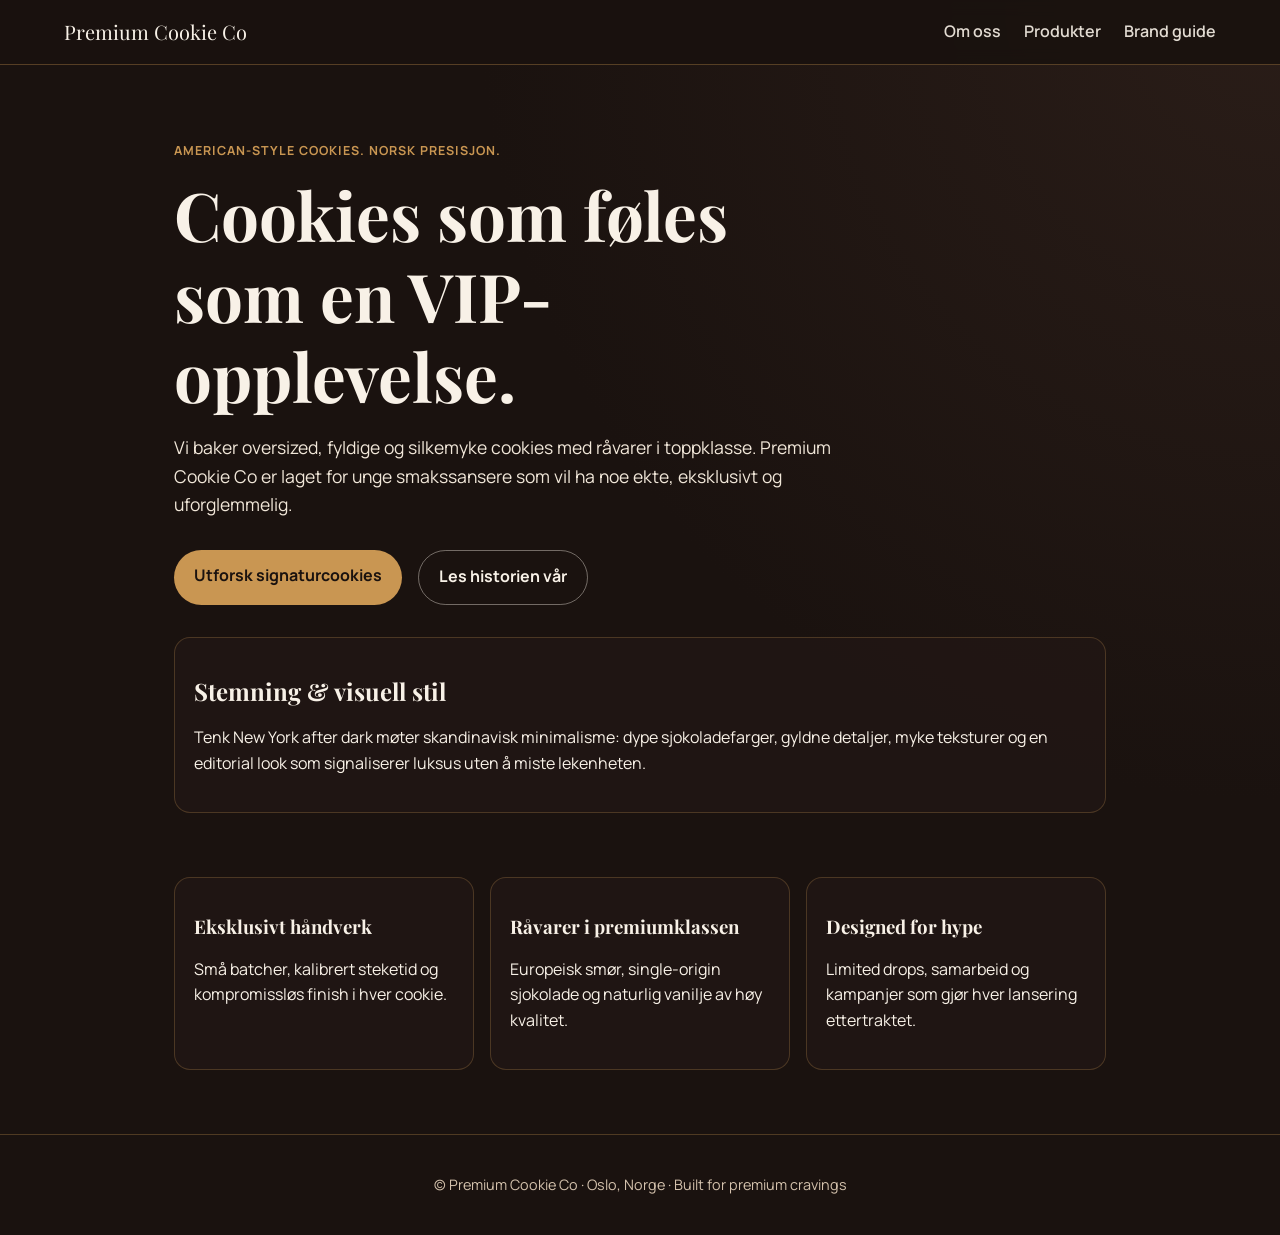
<file: index.html>
<!DOCTYPE html>
<html lang="no">
<head>
  <meta charset="UTF-8" />
  <meta name="viewport" content="width=device-width, initial-scale=1.0" />
  <title>Premium Cookie Co | Amerikansk luksus i Norge</title>
  <meta name="description" content="Premium Cookie Co leverer high-end American-style cookies i Norge. Eksklusiv smak, håndverk og leken luksus." />
  <link rel="preconnect" href="https://fonts.googleapis.com" />
  <link rel="preconnect" href="https://fonts.gstatic.com" crossorigin />
  <link href="https://fonts.googleapis.com/css2?family=Manrope:wght@400;500;700;800&family=Playfair+Display:wght@600;700&display=swap" rel="stylesheet" />
  <link rel="stylesheet" href="styles.css" />
</head>
<body>
  <header class="site-header">
    <a class="logo" href="index.html">Premium Cookie Co</a>
    <nav>
      <a href="om-oss.html">Om oss</a>
      <a href="produkter.html">Produkter</a>
      <a href="brandbook.html">Brand guide</a>
    </nav>
  </header>

  <main>
    <section class="hero">
      <p class="eyebrow">American-style cookies. Norsk presisjon.</p>
      <h1>Cookies som føles som en VIP-opplevelse.</h1>
      <p class="subheadline">
        Vi baker oversized, fyldige og silkemyke cookies med råvarer i toppklasse.
        Premium Cookie Co er laget for unge smakssansere som vil ha noe ekte, eksklusivt og uforglemmelig.
      </p>
      <div class="cta-row">
        <a class="btn btn-primary" href="produkter.html">Utforsk signaturcookies</a>
        <a class="btn btn-secondary" href="om-oss.html">Les historien vår</a>
      </div>
      <div class="hero-style-box">
        <h2>Stemning & visuell stil</h2>
        <p>
          Tenk New York after dark møter skandinavisk minimalisme: dype sjokoladefarger,
          gyldne detaljer, myke teksturer og en editorial look som signaliserer luksus uten å miste lekenheten.
        </p>
      </div>
    </section>

    <section class="highlight-grid">
      <article>
        <h3>Eksklusivt håndverk</h3>
        <p>Små batcher, kalibrert steketid og kompromissløs finish i hver cookie.</p>
      </article>
      <article>
        <h3>Råvarer i premiumklassen</h3>
        <p>Europeisk smør, single-origin sjokolade og naturlig vanilje av høy kvalitet.</p>
      </article>
      <article>
        <h3>Designed for hype</h3>
        <p>Limited drops, samarbeid og kampanjer som gjør hver lansering ettertraktet.</p>
      </article>
    </section>
  </main>

  <footer>
    <p>© Premium Cookie Co · Oslo, Norge · Built for premium cravings</p>
  </footer>
</body>
</html>
</file>
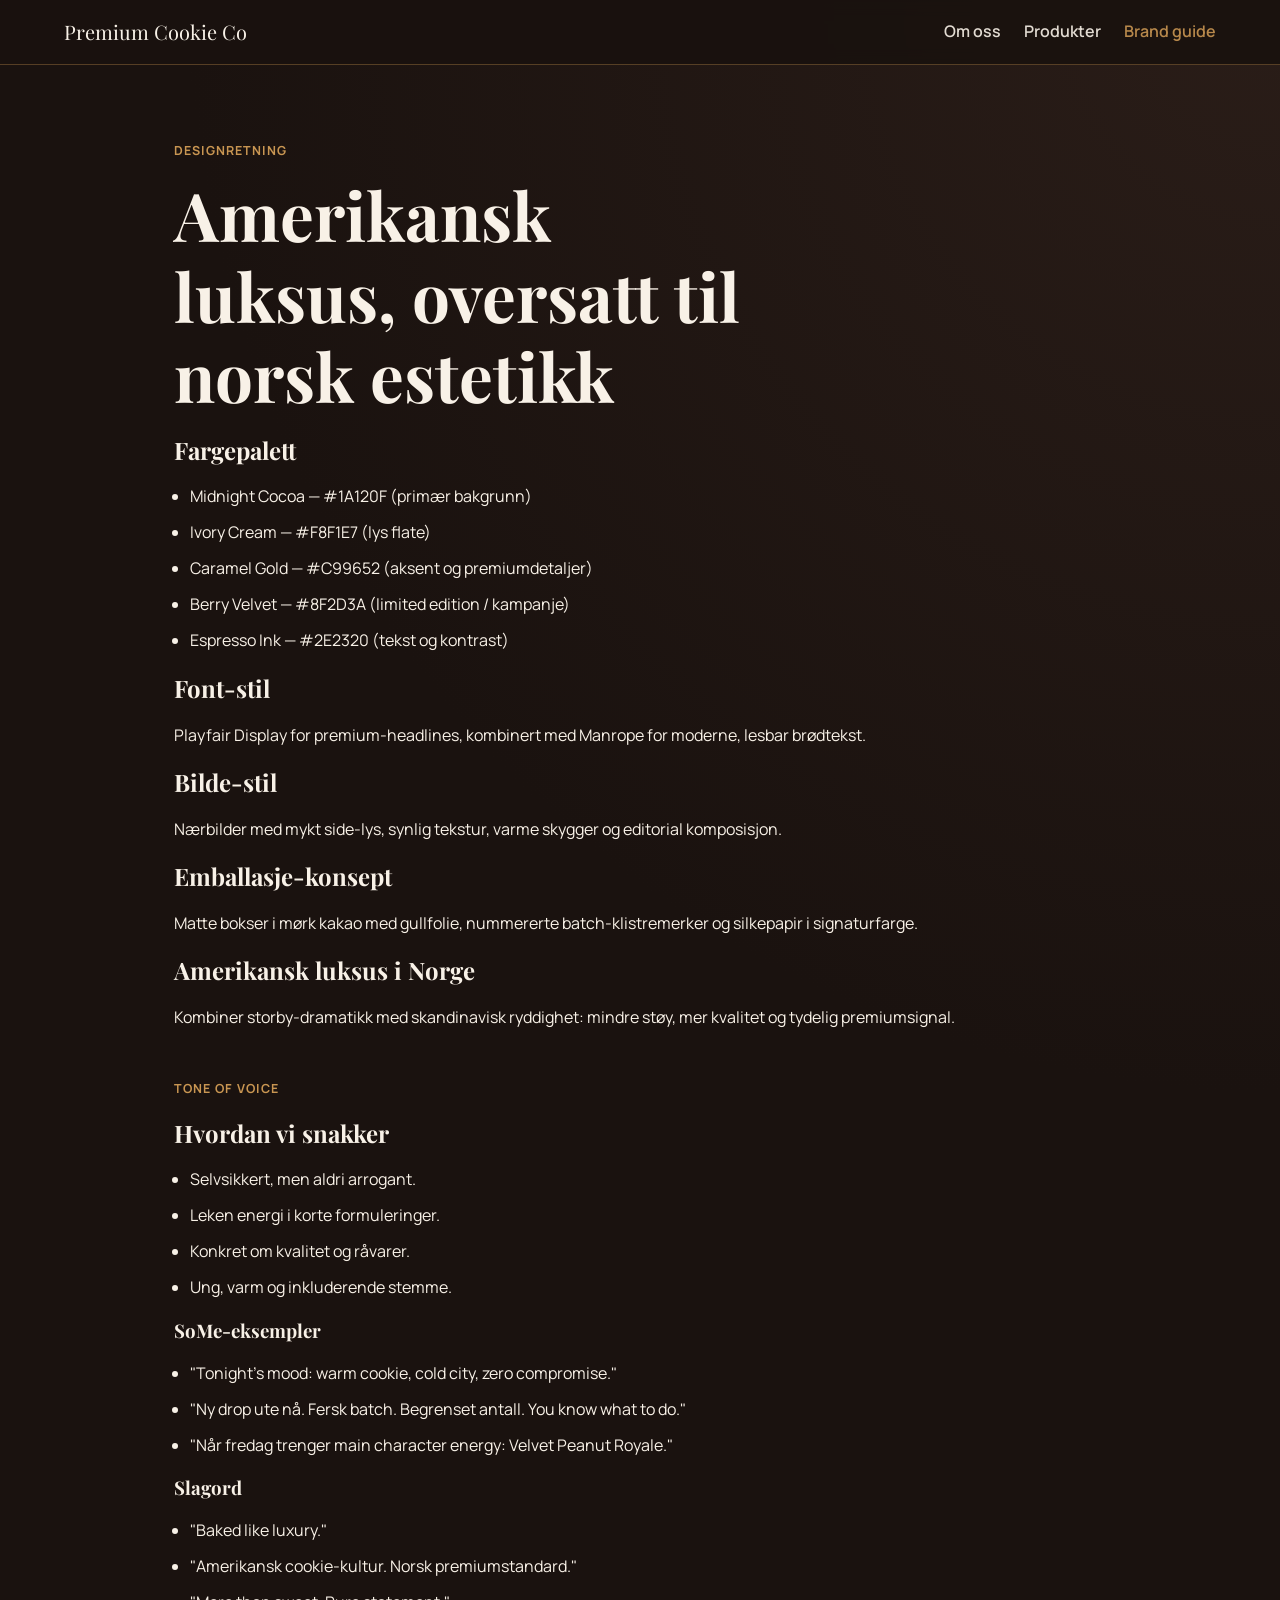
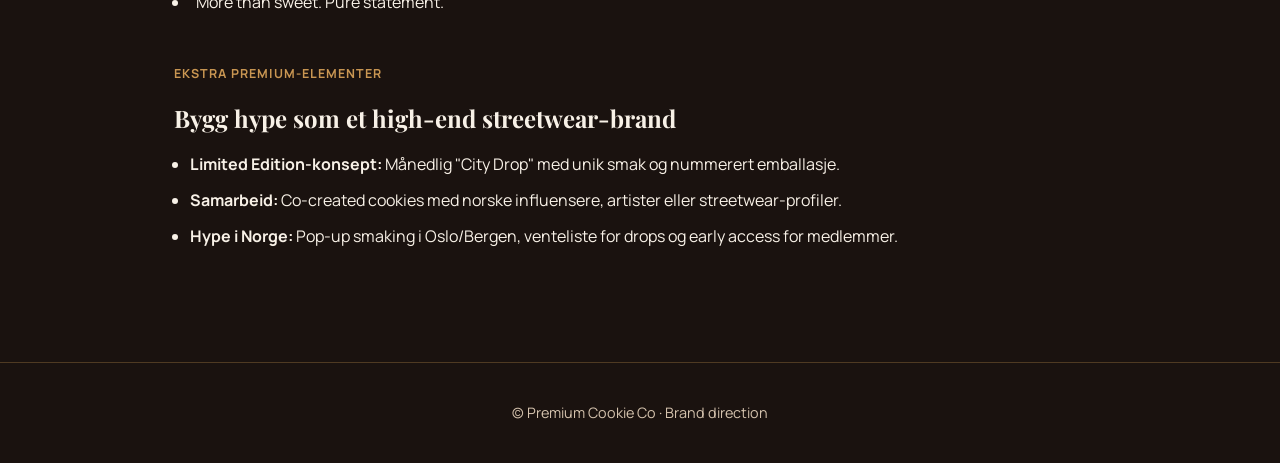
<file: brandbook.html>
<!DOCTYPE html>
<html lang="no">
<head>
  <meta charset="UTF-8" />
  <meta name="viewport" content="width=device-width, initial-scale=1.0" />
  <title>Brand guide | Premium Cookie Co</title>
  <meta name="description" content="Designretning, tone of voice og premium-elementer for Premium Cookie Co." />
  <link rel="preconnect" href="https://fonts.googleapis.com" />
  <link rel="preconnect" href="https://fonts.gstatic.com" crossorigin />
  <link href="https://fonts.googleapis.com/css2?family=Manrope:wght@400;500;700;800&family=Playfair+Display:wght@600;700&display=swap" rel="stylesheet" />
  <link rel="stylesheet" href="styles.css" />
</head>
<body>
  <header class="site-header">
    <a class="logo" href="index.html">Premium Cookie Co</a>
    <nav>
      <a href="om-oss.html">Om oss</a>
      <a href="produkter.html">Produkter</a>
      <a href="brandbook.html" aria-current="page">Brand guide</a>
    </nav>
  </header>

  <main class="page-content">
    <section>
      <p class="eyebrow">Designretning</p>
      <h1>Amerikansk luksus, oversatt til norsk estetikk</h1>
      <h2>Fargepalett</h2>
      <ul class="feature-list">
        <li>Midnight Cocoa — #1A120F (primær bakgrunn)</li>
        <li>Ivory Cream — #F8F1E7 (lys flate)</li>
        <li>Caramel Gold — #C99652 (aksent og premiumdetaljer)</li>
        <li>Berry Velvet — #8F2D3A (limited edition / kampanje)</li>
        <li>Espresso Ink — #2E2320 (tekst og kontrast)</li>
      </ul>
      <h2>Font-stil</h2>
      <p>Playfair Display for premium-headlines, kombinert med Manrope for moderne, lesbar brødtekst.</p>
      <h2>Bilde-stil</h2>
      <p>Nærbilder med mykt side-lys, synlig tekstur, varme skygger og editorial komposisjon.</p>
      <h2>Emballasje-konsept</h2>
      <p>Matte bokser i mørk kakao med gullfolie, nummererte batch-klistremerker og silkepapir i signaturfarge.</p>
      <h2>Amerikansk luksus i Norge</h2>
      <p>Kombiner storby-dramatikk med skandinavisk ryddighet: mindre støy, mer kvalitet og tydelig premiumsignal.</p>
    </section>

    <section>
      <p class="eyebrow">Tone of voice</p>
      <h2>Hvordan vi snakker</h2>
      <ul class="feature-list">
        <li>Selvsikkert, men aldri arrogant.</li>
        <li>Leken energi i korte formuleringer.</li>
        <li>Konkret om kvalitet og råvarer.</li>
        <li>Ung, varm og inkluderende stemme.</li>
      </ul>
      <h3>SoMe-eksempler</h3>
      <ul class="feature-list">
        <li>"Tonight's mood: warm cookie, cold city, zero compromise."</li>
        <li>"Ny drop ute nå. Fersk batch. Begrenset antall. You know what to do."</li>
        <li>"Når fredag trenger main character energy: Velvet Peanut Royale."</li>
      </ul>
      <h3>Slagord</h3>
      <ul class="feature-list">
        <li>"Baked like luxury."</li>
        <li>"Amerikansk cookie-kultur. Norsk premiumstandard."</li>
        <li>"More than sweet. Pure statement."</li>
      </ul>
    </section>

    <section>
      <p class="eyebrow">Ekstra premium-elementer</p>
      <h2>Bygg hype som et high-end streetwear-brand</h2>
      <ul class="feature-list">
        <li><strong>Limited Edition-konsept:</strong> Månedlig "City Drop" med unik smak og nummerert emballasje.</li>
        <li><strong>Samarbeid:</strong> Co-created cookies med norske influensere, artister eller streetwear-profiler.</li>
        <li><strong>Hype i Norge:</strong> Pop-up smaking i Oslo/Bergen, venteliste for drops og early access for medlemmer.</li>
      </ul>
    </section>
  </main>

  <footer>
    <p>© Premium Cookie Co · Brand direction</p>
  </footer>
</body>
</html>
</file>
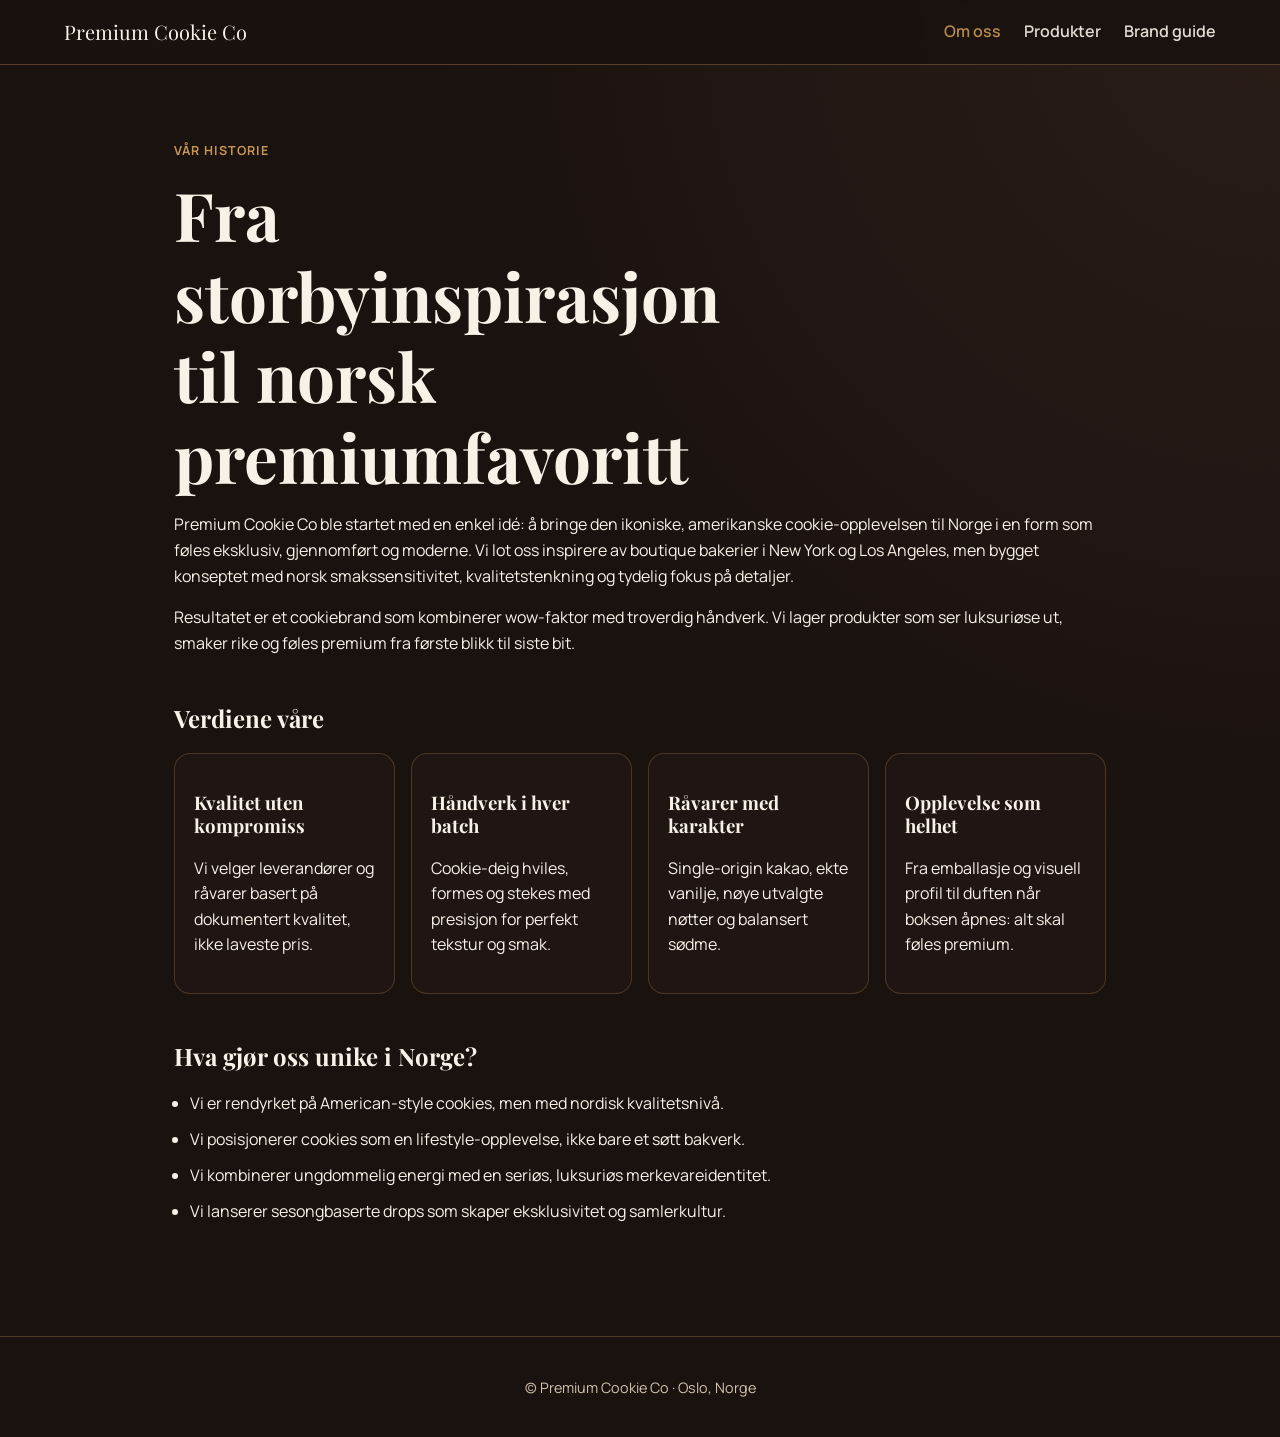
<file: om-oss.html>
<!DOCTYPE html>
<html lang="no">
<head>
  <meta charset="UTF-8" />
  <meta name="viewport" content="width=device-width, initial-scale=1.0" />
  <title>Om oss | Premium Cookie Co</title>
  <meta name="description" content="Historien, verdiene og den unike posisjonen til Premium Cookie Co i Norge." />
  <link rel="preconnect" href="https://fonts.googleapis.com" />
  <link rel="preconnect" href="https://fonts.gstatic.com" crossorigin />
  <link href="https://fonts.googleapis.com/css2?family=Manrope:wght@400;500;700;800&family=Playfair+Display:wght@600;700&display=swap" rel="stylesheet" />
  <link rel="stylesheet" href="styles.css" />
</head>
<body>
  <header class="site-header">
    <a class="logo" href="index.html">Premium Cookie Co</a>
    <nav>
      <a href="om-oss.html" aria-current="page">Om oss</a>
      <a href="produkter.html">Produkter</a>
      <a href="brandbook.html">Brand guide</a>
    </nav>
  </header>

  <main class="page-content">
    <section>
      <p class="eyebrow">Vår historie</p>
      <h1>Fra storbyinspirasjon til norsk premiumfavoritt</h1>
      <p>
        Premium Cookie Co ble startet med en enkel idé: å bringe den ikoniske, amerikanske cookie-opplevelsen
        til Norge i en form som føles eksklusiv, gjennomført og moderne.
        Vi lot oss inspirere av boutique bakerier i New York og Los Angeles, men bygget konseptet med norsk smakssensitivitet,
        kvalitetstenkning og tydelig fokus på detaljer.
      </p>
      <p>
        Resultatet er et cookiebrand som kombinerer wow-faktor med troverdig håndverk.
        Vi lager produkter som ser luksuriøse ut, smaker rike og føles premium fra første blikk til siste bit.
      </p>
    </section>

    <section>
      <h2>Verdiene våre</h2>
      <div class="highlight-grid two-col">
        <article>
          <h3>Kvalitet uten kompromiss</h3>
          <p>Vi velger leverandører og råvarer basert på dokumentert kvalitet, ikke laveste pris.</p>
        </article>
        <article>
          <h3>Håndverk i hver batch</h3>
          <p>Cookie-deig hviles, formes og stekes med presisjon for perfekt tekstur og smak.</p>
        </article>
        <article>
          <h3>Råvarer med karakter</h3>
          <p>Single-origin kakao, ekte vanilje, nøye utvalgte nøtter og balansert sødme.</p>
        </article>
        <article>
          <h3>Opplevelse som helhet</h3>
          <p>Fra emballasje og visuell profil til duften når boksen åpnes: alt skal føles premium.</p>
        </article>
      </div>
    </section>

    <section>
      <h2>Hva gjør oss unike i Norge?</h2>
      <ul class="feature-list">
        <li>Vi er rendyrket på American-style cookies, men med nordisk kvalitetsnivå.</li>
        <li>Vi posisjonerer cookies som en lifestyle-opplevelse, ikke bare et søtt bakverk.</li>
        <li>Vi kombinerer ungdommelig energi med en seriøs, luksuriøs merkevareidentitet.</li>
        <li>Vi lanserer sesongbaserte drops som skaper eksklusivitet og samlerkultur.</li>
      </ul>
    </section>
  </main>

  <footer>
    <p>© Premium Cookie Co · Oslo, Norge</p>
  </footer>
</body>
</html>
</file>
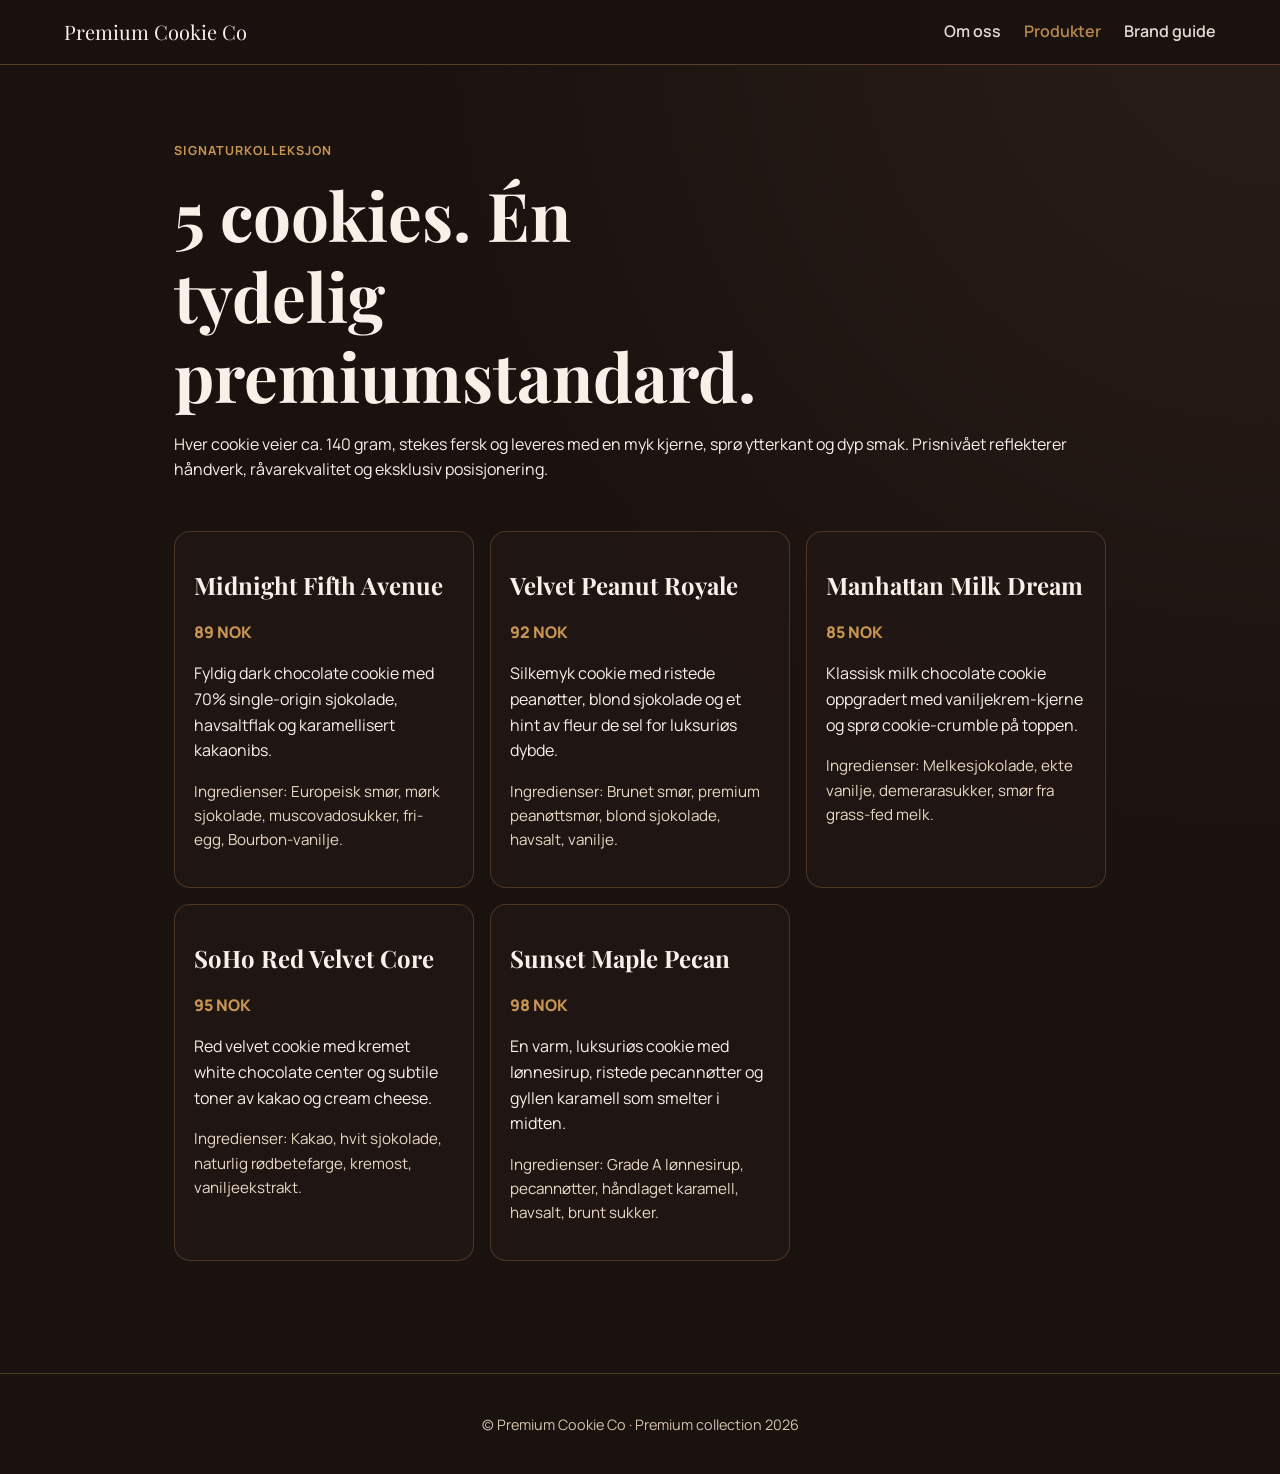
<file: produkter.html>
<!DOCTYPE html>
<html lang="no">
<head>
  <meta charset="UTF-8" />
  <meta name="viewport" content="width=device-width, initial-scale=1.0" />
  <title>Produkter | Premium Cookie Co</title>
  <meta name="description" content="Utforsk fem signaturcookies fra Premium Cookie Co med premium ingredienser." />
  <link rel="preconnect" href="https://fonts.googleapis.com" />
  <link rel="preconnect" href="https://fonts.gstatic.com" crossorigin />
  <link href="https://fonts.googleapis.com/css2?family=Manrope:wght@400;500;700;800&family=Playfair+Display:wght@600;700&display=swap" rel="stylesheet" />
  <link rel="stylesheet" href="styles.css" />
</head>
<body>
  <header class="site-header">
    <a class="logo" href="index.html">Premium Cookie Co</a>
    <nav>
      <a href="om-oss.html">Om oss</a>
      <a href="produkter.html" aria-current="page">Produkter</a>
      <a href="brandbook.html">Brand guide</a>
    </nav>
  </header>

  <main class="page-content">
    <section>
      <p class="eyebrow">Signaturkolleksjon</p>
      <h1>5 cookies. Én tydelig premiumstandard.</h1>
      <p>
        Hver cookie veier ca. 140 gram, stekes fersk og leveres med en myk kjerne, sprø ytterkant og dyp smak.
        Prisnivået reflekterer håndverk, råvarekvalitet og eksklusiv posisjonering.
      </p>
    </section>

    <section class="product-grid">
      <article class="product-card">
        <h2>Midnight Fifth Avenue</h2>
        <p class="price">89 NOK</p>
        <p>Fyldig dark chocolate cookie med 70% single-origin sjokolade, havsaltflak og karamellisert kakaonibs.</p>
        <p class="ingredients">Ingredienser: Europeisk smør, mørk sjokolade, muscovadosukker, fri-egg, Bourbon-vanilje.</p>
      </article>

      <article class="product-card">
        <h2>Velvet Peanut Royale</h2>
        <p class="price">92 NOK</p>
        <p>Silkemyk cookie med ristede peanøtter, blond sjokolade og et hint av fleur de sel for luksuriøs dybde.</p>
        <p class="ingredients">Ingredienser: Brunet smør, premium peanøttsmør, blond sjokolade, havsalt, vanilje.</p>
      </article>

      <article class="product-card">
        <h2>Manhattan Milk Dream</h2>
        <p class="price">85 NOK</p>
        <p>Klassisk milk chocolate cookie oppgradert med vaniljekrem-kjerne og sprø cookie-crumble på toppen.</p>
        <p class="ingredients">Ingredienser: Melkesjokolade, ekte vanilje, demerarasukker, smør fra grass-fed melk.</p>
      </article>

      <article class="product-card">
        <h2>SoHo Red Velvet Core</h2>
        <p class="price">95 NOK</p>
        <p>Red velvet cookie med kremet white chocolate center og subtile toner av kakao og cream cheese.</p>
        <p class="ingredients">Ingredienser: Kakao, hvit sjokolade, naturlig rødbetefarge, kremost, vaniljeekstrakt.</p>
      </article>

      <article class="product-card">
        <h2>Sunset Maple Pecan</h2>
        <p class="price">98 NOK</p>
        <p>En varm, luksuriøs cookie med lønnesirup, ristede pecannøtter og gyllen karamell som smelter i midten.</p>
        <p class="ingredients">Ingredienser: Grade A lønnesirup, pecannøtter, håndlaget karamell, havsalt, brunt sukker.</p>
      </article>
    </section>
  </main>

  <footer>
    <p>© Premium Cookie Co · Premium collection 2026</p>
  </footer>
</body>
</html>
</file>
<file: styles.css>
:root {
  --midnight-cocoa: #1a120f;
  --ivory-cream: #f8f1e7;
  --caramel-gold: #c99652;
  --berry-velvet: #8f2d3a;
  --espresso-ink: #2e2320;
  --card: #221714;
}

* {
  box-sizing: border-box;
}

body {
  margin: 0;
  font-family: "Manrope", sans-serif;
  background: radial-gradient(circle at top right, #2a1d18, var(--midnight-cocoa) 45%);
  color: var(--ivory-cream);
  line-height: 1.6;
}

.site-header {
  position: sticky;
  top: 0;
  z-index: 10;
  display: flex;
  justify-content: space-between;
  align-items: center;
  padding: 1rem 5vw;
  background: rgba(26, 18, 15, 0.92);
  backdrop-filter: blur(8px);
  border-bottom: 1px solid rgba(201, 150, 82, 0.35);
}

.logo {
  color: var(--ivory-cream);
  font-family: "Playfair Display", serif;
  text-decoration: none;
  font-size: 1.25rem;
}

nav a {
  color: var(--ivory-cream);
  text-decoration: none;
  margin-left: 1.25rem;
  font-weight: 600;
  opacity: 0.9;
}

nav a:hover,
nav a[aria-current="page"] {
  color: var(--caramel-gold);
}

.hero,
.page-content {
  max-width: 1060px;
  margin: 0 auto;
  padding: 4rem 5vw;
}

.eyebrow {
  color: var(--caramel-gold);
  text-transform: uppercase;
  letter-spacing: 0.08em;
  font-size: 0.78rem;
  font-weight: 700;
}

h1,
h2,
h3 {
  font-family: "Playfair Display", serif;
  line-height: 1.2;
}

h1 {
  max-width: 14ch;
  font-size: clamp(2rem, 6vw, 4.2rem);
  margin-top: 0.5rem;
  margin-bottom: 1rem;
}

.subheadline {
  max-width: 62ch;
  font-size: 1.1rem;
  color: #f1e7d9;
}

.cta-row {
  display: flex;
  flex-wrap: wrap;
  gap: 1rem;
  margin: 2rem 0;
}

.btn {
  display: inline-block;
  padding: 0.85rem 1.25rem;
  border-radius: 999px;
  text-decoration: none;
  font-weight: 700;
}

.btn-primary {
  background: var(--caramel-gold);
  color: var(--midnight-cocoa);
}

.btn-secondary {
  background: transparent;
  color: var(--ivory-cream);
  border: 1px solid rgba(248, 241, 231, 0.4);
}

.hero-style-box,
.product-card,
.highlight-grid article {
  background: rgba(34, 23, 20, 0.85);
  border: 1px solid rgba(201, 150, 82, 0.26);
  border-radius: 16px;
  padding: 1.2rem;
}

.highlight-grid {
  display: grid;
  grid-template-columns: repeat(auto-fit, minmax(220px, 1fr));
  gap: 1rem;
  padding: 0 5vw 4rem;
  max-width: 1060px;
  margin: 0 auto;
}

.two-col {
  padding: 0;
}

.page-content section {
  margin-bottom: 3rem;
}

.feature-list {
  padding-left: 1rem;
}

.feature-list li {
  margin-bottom: 0.65rem;
}

.product-grid {
  display: grid;
  grid-template-columns: repeat(auto-fit, minmax(250px, 1fr));
  gap: 1rem;
}

.price {
  color: var(--caramel-gold);
  font-weight: 800;
}

.ingredients {
  color: #e8d8c3;
  font-size: 0.95rem;
}

footer {
  border-top: 1px solid rgba(201, 150, 82, 0.3);
  text-align: center;
  padding: 1.5rem;
  color: #d4c2ad;
  font-size: 0.9rem;
}
</file>
